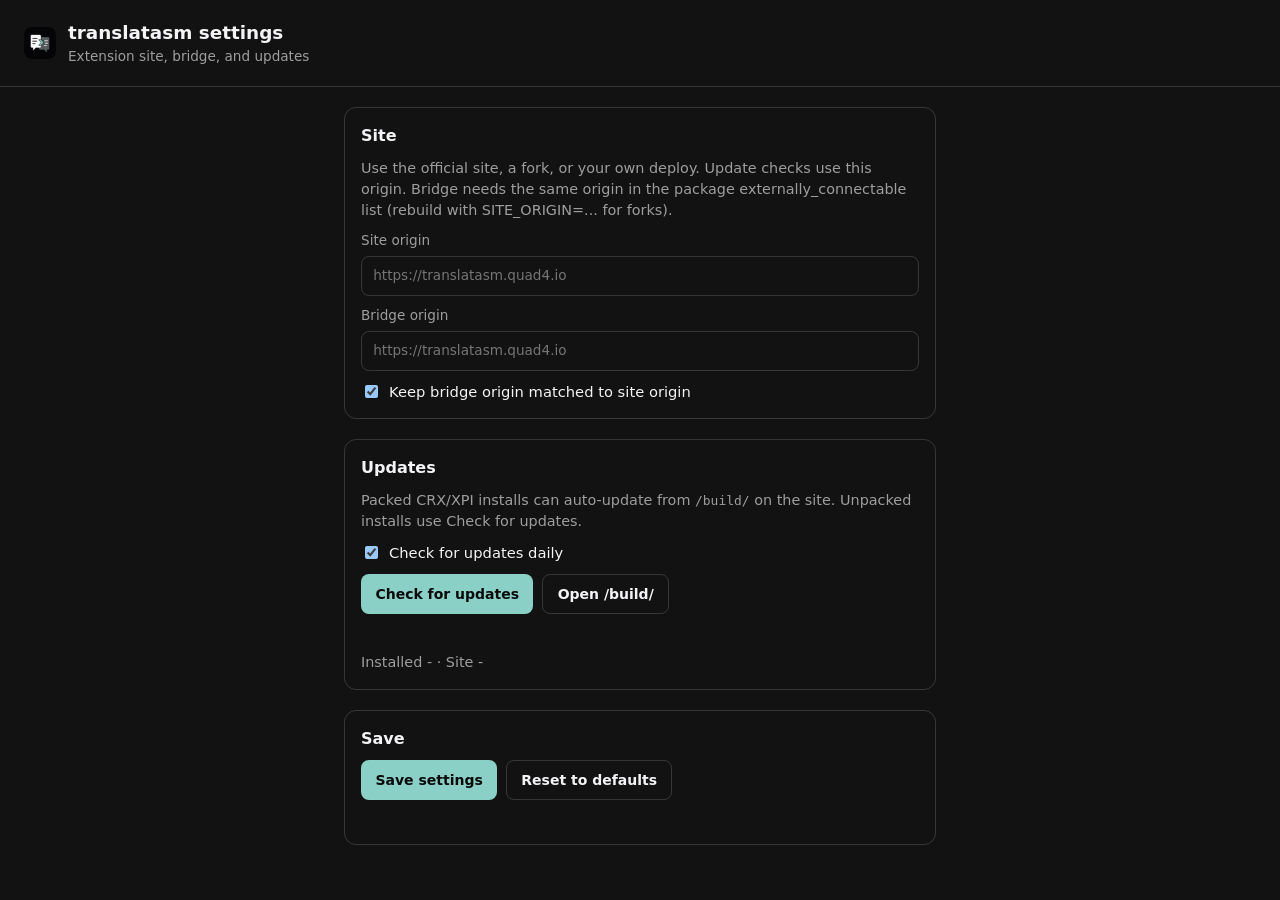
<file: extension/chrome/options/options.html>
<!doctype html>
<html lang="en">
<head>
  <meta charset="utf-8">
  <meta name="viewport" content="width=device-width, initial-scale=1">
  <title>translatasm settings</title>
  <link rel="stylesheet" href="options.css">
</head>
<body>
  <header>
    <img src="../icons/icon-48.png" alt="" width="32" height="32">
    <div>
      <h1>translatasm settings</h1>
      <p class="sub">Extension site, bridge, and updates</p>
    </div>
  </header>
  <main>
    <section>
      <h2>Site</h2>
      <p class="hint">Use the official site, a fork, or your own deploy. Update checks use this origin. Bridge needs the same origin in the package externally_connectable list (rebuild with SITE_ORIGIN=... for forks).</p>
      <label>Site origin
        <input id="site" type="url" spellcheck="false" placeholder="https://translatasm.quad4.io">
      </label>
      <label>Bridge origin
        <input id="bridge" type="url" spellcheck="false" placeholder="https://translatasm.quad4.io">
      </label>
      <label class="check"><input id="sync-bridge" type="checkbox" checked> Keep bridge origin matched to site origin</label>
    </section>
    <section>
      <h2>Updates</h2>
      <p class="hint">Packed CRX/XPI installs can auto-update from <code>/build/</code> on the site. Unpacked installs use Check for updates.</p>
      <label class="check"><input id="auto-update" type="checkbox" checked> Check for updates daily</label>
      <div class="row">
        <button id="btn-check" type="button">Check for updates</button>
        <button id="btn-open-build" type="button" class="secondary">Open /build/</button>
      </div>
      <p id="update-status" class="status" role="status"></p>
      <p class="meta">Installed <span id="local-version">-</span> · Site <span id="remote-version">-</span></p>
    </section>
    <section>
      <h2>Save</h2>
      <div class="row">
        <button id="btn-save" type="button">Save settings</button>
        <button id="btn-reset" type="button" class="secondary">Reset to defaults</button>
      </div>
      <p id="save-status" class="status" role="status"></p>
    </section>
  </main>
  <script src="options.js" type="module"></script>
</body>
</html>
</file>
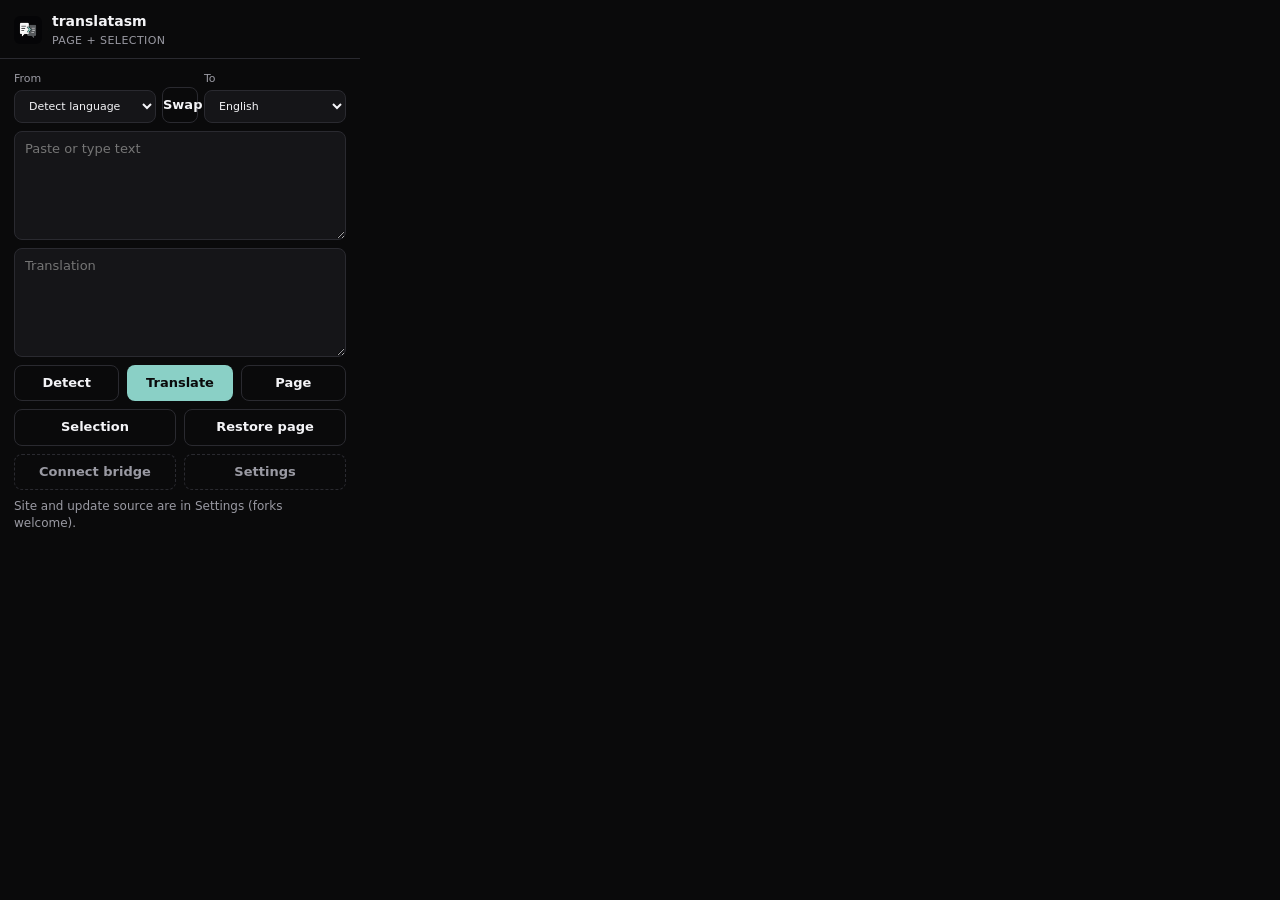
<file: extension/chrome/popup/popup.html>
<!doctype html>
<html lang="en">
<head>
  <meta charset="utf-8">
  <meta name="viewport" content="width=device-width, initial-scale=1">
  <title>translatasm</title>
  <link rel="stylesheet" href="popup.css">
</head>
<body>
  <header>
    <img src="../icons/icon-48.png" alt="" width="28" height="28">
    <div class="titles">
      <strong>translatasm</strong>
      <span class="sub">page + selection</span>
    </div>
  </header>
  <main>
    <div class="lang-row">
      <label>From
        <select id="from">
          <option value="auto">Detect language</option>
          <option value="en">English</option>
          <option value="es">Spanish</option>
          <option value="fr">French</option>
          <option value="de">German</option>
          <option value="it">Italian</option>
          <option value="pt">Portuguese</option>
          <option value="nl">Dutch</option>
          <option value="pl">Polish</option>
          <option value="ru">Russian</option>
          <option value="uk">Ukrainian</option>
          <option value="cs">Czech</option>
          <option value="sv">Swedish</option>
          <option value="da">Danish</option>
          <option value="fi">Finnish</option>
          <option value="nb">Norwegian</option>
          <option value="tr">Turkish</option>
          <option value="el">Greek</option>
          <option value="hu">Hungarian</option>
          <option value="ro">Romanian</option>
          <option value="bg">Bulgarian</option>
          <option value="hr">Croatian</option>
          <option value="sk">Slovak</option>
          <option value="sl">Slovenian</option>
          <option value="id">Indonesian</option>
          <option value="vi">Vietnamese</option>
          <option value="ca">Catalan</option>
          <option value="et">Estonian</option>
          <option value="zh">Chinese</option>
          <option value="ja">Japanese</option>
        </select>
      </label>
      <button id="btn-swap" class="icon secondary" type="button" title="Swap">Swap</button>
      <label>To
        <select id="to">
          <option value="en">English</option>
          <option value="es">Spanish</option>
          <option value="fr">French</option>
          <option value="de">German</option>
          <option value="it">Italian</option>
          <option value="pt">Portuguese</option>
          <option value="nl">Dutch</option>
          <option value="pl">Polish</option>
          <option value="ru">Russian</option>
          <option value="uk">Ukrainian</option>
          <option value="cs">Czech</option>
          <option value="sv">Swedish</option>
          <option value="da">Danish</option>
          <option value="fi">Finnish</option>
          <option value="nb">Norwegian</option>
          <option value="tr">Turkish</option>
          <option value="el">Greek</option>
          <option value="hu">Hungarian</option>
          <option value="ro">Romanian</option>
          <option value="bg">Bulgarian</option>
          <option value="hr">Croatian</option>
          <option value="sk">Slovak</option>
          <option value="sl">Slovenian</option>
          <option value="id">Indonesian</option>
          <option value="vi">Vietnamese</option>
          <option value="ca">Catalan</option>
          <option value="et">Estonian</option>
          <option value="zh">Chinese</option>
          <option value="ja">Japanese</option>
        </select>
      </label>
    </div>
    <textarea id="input" rows="5" placeholder="Paste or type text"></textarea>
    <textarea id="output" rows="5" readonly placeholder="Translation"></textarea>
    <div class="row3">
      <button id="btn-detect" type="button" class="secondary">Detect</button>
      <button id="btn-translate" type="button">Translate</button>
      <button id="btn-page" type="button" class="secondary">Page</button>
    </div>
    <div class="row">
      <button id="btn-sel" type="button" class="secondary">Selection</button>
      <button id="btn-restore" type="button" class="secondary">Restore page</button>
    </div>
    <div class="row">
      <button id="btn-bridge" type="button" class="ghost">Connect bridge</button>
      <button id="btn-settings" type="button" class="ghost">Settings</button>
    </div>
    <p class="hint">Site and update source are in Settings (forks welcome).</p>
    <div class="meter" id="meter"><span></span></div>
    <p id="status" class="status" role="status"></p>
  </main>
  <script src="popup.js" type="module"></script>
</body>
</html>
</file>
<file: extension/chrome/options/options.css>
:root {
  color-scheme: dark;
  --paper: __PAPACK__;
  --ink: #f4f4f7;
  --accent: #8ad0c6;
  --muted: color-mix(in srgb, var(--ink) 62%, transparent);
  --line: color-mix(in srgb, var(--ink) 16%, transparent);
  --panel: color-mix(in srgb, var(--ink) 6%, var(--paper));
}
* { box-sizing: border-box; }
body {
  margin: 0;
  min-height: 100vh;
  background: var(--paper);
  color: var(--ink);
  font: 14px/1.45 system-ui, sans-serif;
}
header {
  display: flex;
  gap: 12px;
  align-items: center;
  padding: 1.25rem 1.5rem;
  border-bottom: 1px solid var(--line);
}
header img { border-radius: 8px; }
h1 { margin: 0; font-size: 1.15rem; }
.sub { margin: 0; color: var(--muted); font-size: 0.85rem; }
main {
  max-width: 40rem;
  margin: 0 auto;
  padding: 1.25rem 1.5rem 2rem;
  display: grid;
  gap: 1.25rem;
}
section {
  display: grid;
  gap: 0.65rem;
  padding: 1rem;
  border: 1px solid var(--line);
  border-radius: 12px;
  background: var(--panel);
}
h2 { margin: 0; font-size: 1rem; }
.hint, .meta { margin: 0; color: var(--muted); font-size: 0.9rem; }
label { display: grid; gap: 0.35rem; color: var(--muted); font-size: 0.85rem; }
label.check {
  display: flex;
  align-items: center;
  gap: 0.5rem;
  color: var(--ink);
  font-size: 0.92rem;
}
input[type="url"], input[type="text"] {
  width: 100%;
  border-radius: 8px;
  border: 1px solid var(--line);
  background: var(--paper);
  color: var(--ink);
  padding: 0.55rem 0.7rem;
  font: inherit;
}
.row { display: flex; flex-wrap: wrap; gap: 0.55rem; }
button {
  cursor: pointer;
  border: none;
  border-radius: 8px;
  padding: 0.55rem 0.9rem;
  font: inherit;
  font-weight: 600;
  background: var(--accent);
  color: #0a0a0b;
}
button.secondary {
  background: transparent;
  color: var(--ink);
  border: 1px solid var(--line);
}
.status { min-height: 1.2em; margin: 0; color: var(--muted); font-size: 0.9rem; }
code { font-size: 0.9em; }
</file>
<file: extension/chrome/popup/popup.css>
:root {
  color-scheme: dark;
  --paper: #0a0a0b;
  --accent: #8ad0c6;
  --ink: #f4f4f7;
  --muted: #9a9aa3;
  --line: #2a2a30;
  --panel: #151518;
}
* { box-sizing: border-box; }
body {
  margin: 0;
  width: 360px;
  background: var(--paper);
  color: var(--ink);
  font: 13px/1.4 system-ui, sans-serif;
}
header {
  display: flex;
  align-items: center;
  gap: 10px;
  padding: 12px 14px 10px;
  border-bottom: 1px solid var(--line);
}
header img { width: 28px; height: 28px; border-radius: 6px; }
header .titles { display: grid; gap: 1px; }
header strong { font-size: 14px; }
.sub { color: var(--muted); font-size: 11px; letter-spacing: 0.04em; text-transform: uppercase; }
main { padding: 12px 14px 14px; display: grid; gap: 8px; }
label { display: grid; gap: 4px; color: var(--muted); font-size: 11px; }
.lang-row { display: grid; grid-template-columns: 1fr auto 1fr; gap: 6px; align-items: end; }
select, textarea, input[type="range"], button, input[type="text"] {
  width: 100%;
  border-radius: 8px;
  border: 1px solid var(--line);
  background: var(--panel);
  color: var(--ink);
  padding: 8px 10px;
  font: inherit;
}
textarea { resize: vertical; min-height: 72px; }
.row { display: grid; grid-template-columns: 1fr 1fr; gap: 8px; }
.row3 { display: grid; grid-template-columns: 1fr 1fr 1fr; gap: 8px; }
button {
  cursor: pointer;
  background: var(--accent);
  color: #0a0a0b;
  border: none;
  font-weight: 600;
}
button:disabled { opacity: 0.5; cursor: default; }
button.secondary { background: transparent; color: var(--ink); border: 1px solid var(--line); }
button.ghost { background: transparent; color: var(--muted); border: 1px dashed var(--line); }
button.icon { width: 36px; padding: 8px 0; }
.hint { margin: 0; color: var(--muted); font-size: 12px; }
.status { min-height: 1.2em; margin: 0; color: var(--muted); font-size: 12px; }
.meter { height: 4px; background: var(--line); border-radius: 99px; overflow: hidden; display: none; }
.meter > span { display: block; height: 100%; width: 0; background: var(--accent); transition: width .2s; }
.meter.on { display: block; }
</file>
